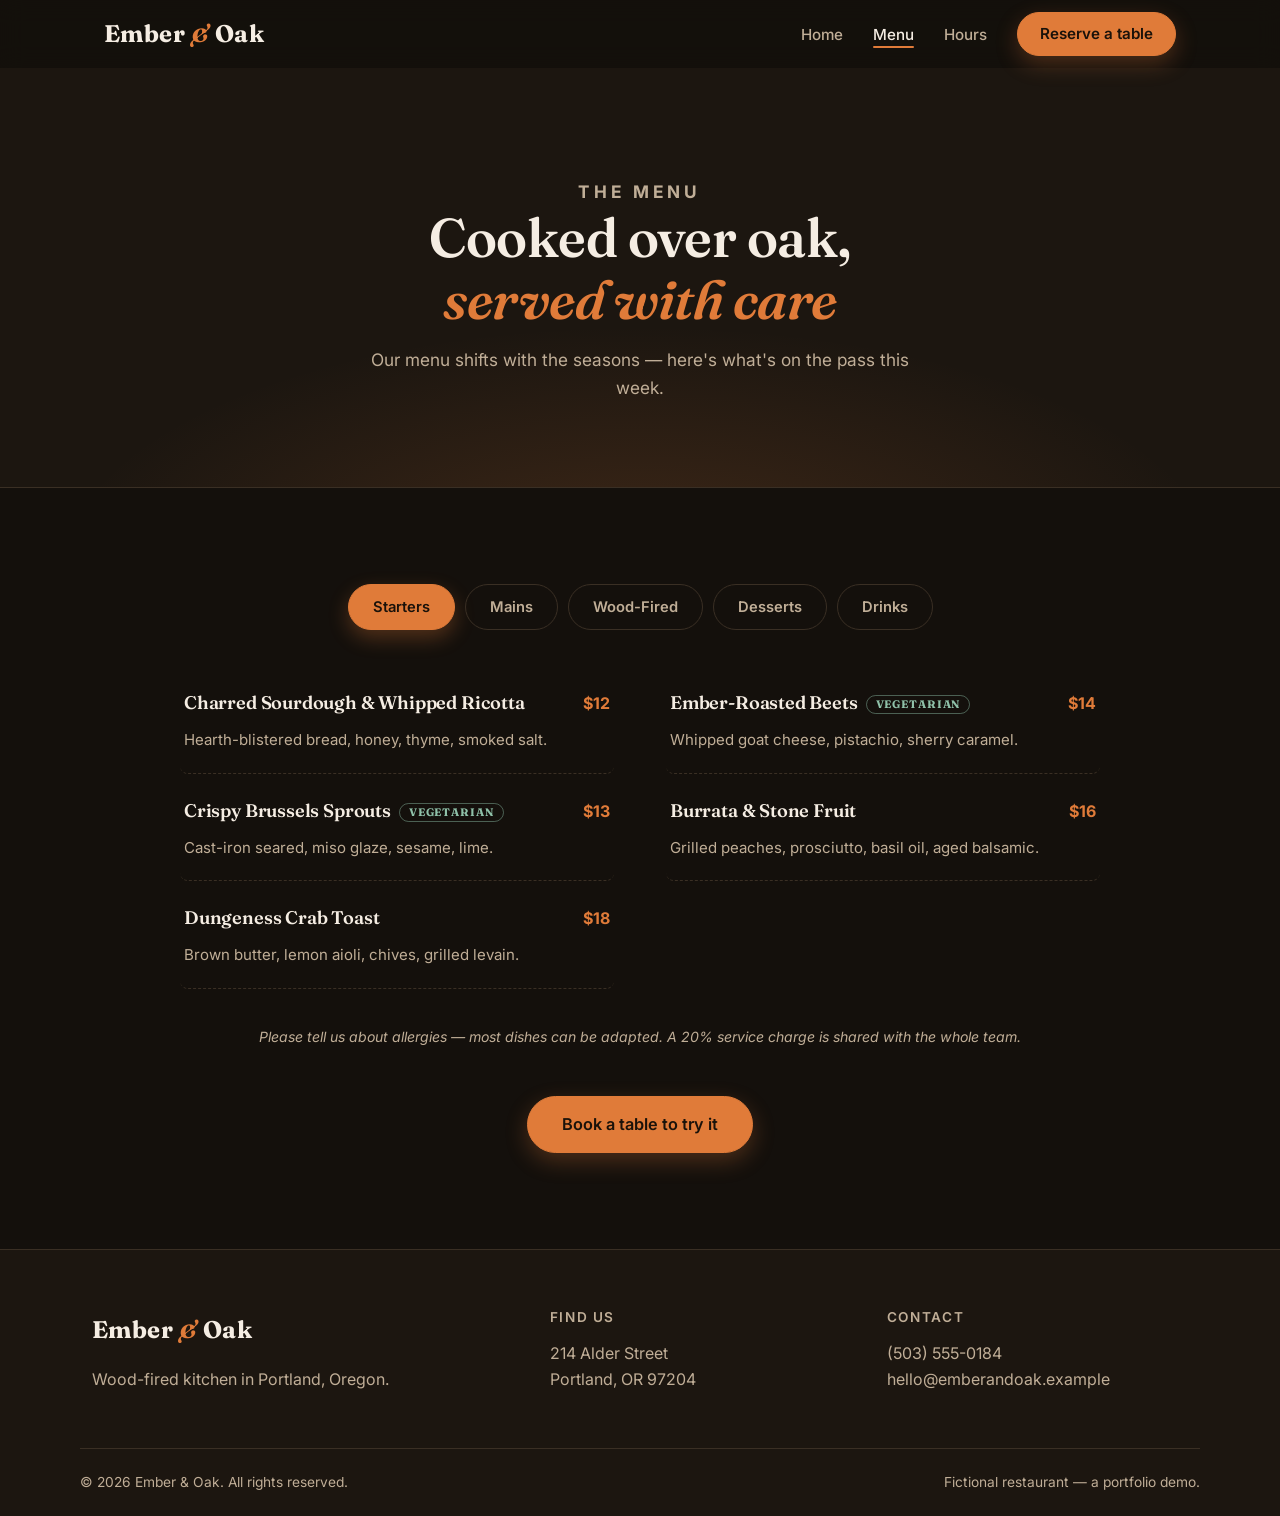
<file: menu.html>
<!DOCTYPE html>
<html lang="en">
<head>
  <meta charset="UTF-8" />
  <meta name="viewport" content="width=device-width, initial-scale=1.0" />
  <meta name="description" content="The Ember & Oak menu — starters, mains, wood-fired flatbreads, desserts and drinks, all cooked over oak fire in Portland, OR." />
  <title>Menu — Ember &amp; Oak · Wood-Fired Kitchen</title>
  <link rel="preconnect" href="https://fonts.googleapis.com" />
  <link rel="preconnect" href="https://fonts.gstatic.com" crossorigin />
  <link href="https://fonts.googleapis.com/css2?family=Fraunces:ital,opsz,wght@0,9..144,500;0,9..144,600;0,9..144,700;1,9..144,500;1,9..144,600&family=Inter:wght@400;500;600;700&display=swap" rel="stylesheet" />
  <link href="https://cdn.jsdelivr.net/npm/bootstrap@5.3.3/dist/css/bootstrap.min.css" rel="stylesheet" integrity="sha384-QWTKZyjpPEjISv5WaRU9OFeRpok6YctnYmDr5pNlyT2bRjXh0JMhjY6hW+ALEwIH" crossorigin="anonymous" />
  <link rel="stylesheet" href="style.css" />
</head>
<body>
  <a class="skip-link" href="#main">Skip to main content</a>
  <header class="site-header" id="siteHeader">
    <nav class="nav-inner" aria-label="Main navigation">
      <a href="index.html" class="logo">Ember <span>&amp;</span> Oak</a>
      <button id="hamburger" class="hamburger" aria-label="Open menu" aria-expanded="false" aria-controls="navLinks">
        <span></span><span></span><span></span>
      </button>
      <ul id="navLinks" class="nav-links">
        <li><a href="index.html">Home</a></li>
        <li><a href="menu.html" class="active" aria-current="page">Menu</a></li>
        <li><a href="reservations.html">Hours</a></li>
        <li><a href="reservations.html" class="btn btn-primary nav-cta">Reserve a table</a></li>
      </ul>
    </nav>
  </header>

  <main id="main">
    <section class="page-hero">
      <div class="container">
        <p class="kicker reveal">The menu</p>
        <h1 class="reveal">Cooked over oak,<br /><em>served with care</em></h1>
        <p class="reveal reveal-delay-1">Our menu shifts with the seasons — here's what's on the pass this week.</p>
      </div>
    </section>

    <section class="section">
      <div class="container">
        <div class="tabs" id="menuTabs" role="tablist" aria-label="Menu categories"></div>
        <div class="menu-list" id="menuList" role="tabpanel" aria-live="polite" aria-label="Menu items"></div>
        <p class="menu-note">Please tell us about allergies — most dishes can be adapted. A 20% service charge is shared with the whole team.</p>
        <div class="text-center mt-5">
          <a href="reservations.html" class="btn btn-primary btn-lg">Book a table to try it</a>
        </div>
      </div>
    </section>
  </main>

  <footer class="site-footer">
    <div class="container footer-grid">
      <div>
        <p class="logo">Ember <span>&amp;</span> Oak</p>
        <p class="muted">Wood-fired kitchen in Portland, Oregon.</p>
      </div>
      <div>
        <h4>Find us</h4>
        <p class="muted">214 Alder Street<br />Portland, OR 97204</p>
      </div>
      <div>
        <h4>Contact</h4>
        <p class="muted">(503) 555-0184<br />hello@emberandoak.example</p>
      </div>
    </div>
    <div class="container footer-bottom">
      <p class="mb-0">&copy; <span id="year"></span> Ember &amp; Oak. All rights reserved.</p>
      <p class="mb-0">Fictional restaurant — a portfolio demo.</p>
    </div>
  </footer>

  <script src="https://cdn.jsdelivr.net/npm/bootstrap@5.3.3/dist/js/bootstrap.bundle.min.js" integrity="sha384-YvpcrYf0tY3lHB60NNkmXc5s9fDVZLESaAA55NDzOxhy9GkcIdslK1eN7N6jIeHz" crossorigin="anonymous"></script>
  <script src="script.js"></script>
</body>
</html>
</file>
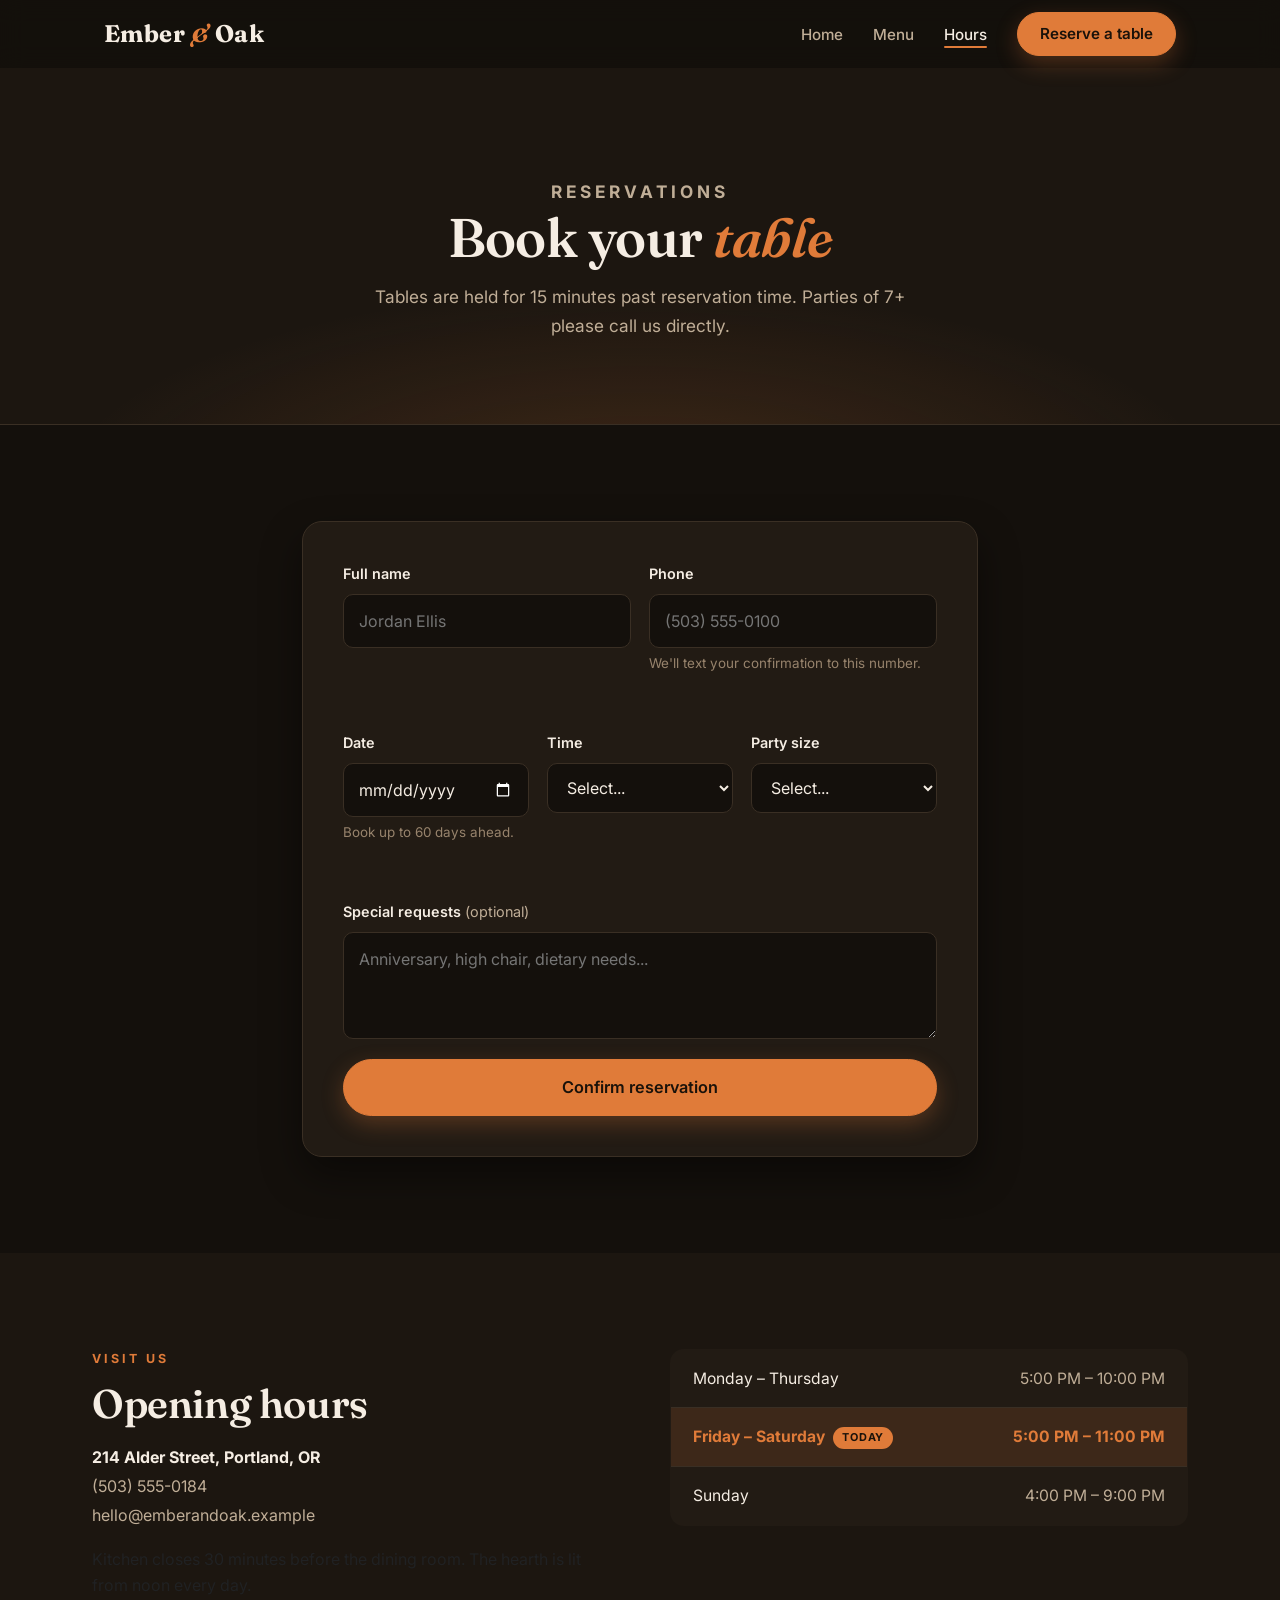
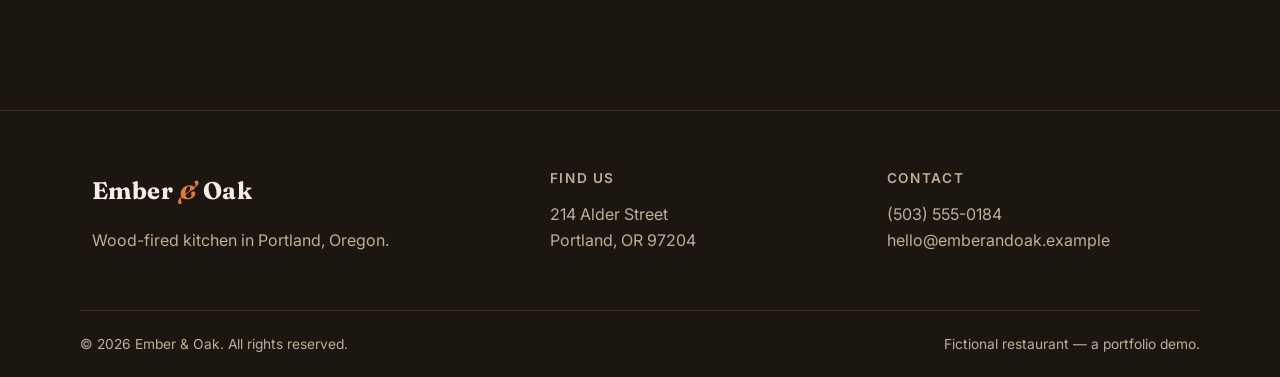
<file: reservations.html>
<!DOCTYPE html>
<html lang="en">
<head>
  <meta charset="UTF-8" />
  <meta name="viewport" content="width=device-width, initial-scale=1.0" />
  <meta name="description" content="Reserve a table at Ember & Oak, Portland — and see our opening hours." />
  <title>Reservations — Ember &amp; Oak · Wood-Fired Kitchen</title>
  <link rel="preconnect" href="https://fonts.googleapis.com" />
  <link rel="preconnect" href="https://fonts.gstatic.com" crossorigin />
  <link href="https://fonts.googleapis.com/css2?family=Fraunces:ital,opsz,wght@0,9..144,500;0,9..144,600;0,9..144,700;1,9..144,500;1,9..144,600&family=Inter:wght@400;500;600;700&display=swap" rel="stylesheet" />
  <link href="https://cdn.jsdelivr.net/npm/bootstrap@5.3.3/dist/css/bootstrap.min.css" rel="stylesheet" integrity="sha384-QWTKZyjpPEjISv5WaRU9OFeRpok6YctnYmDr5pNlyT2bRjXh0JMhjY6hW+ALEwIH" crossorigin="anonymous" />
  <link rel="stylesheet" href="style.css" />
  <!--
    BACKEND NOTE: this form POSTs to reserve.php, a plain PHP script that
    validates the booking and stores it in data/reservations.json. That only
    works on a host with PHP. On GitHub Pages (static hosting) or file://
    there is no backend, so the form shows a clearly-labelled demo success
    state instead — it never pretends a real booking was made. See README.md.
  -->
</head>
<body>
  <a class="skip-link" href="#main">Skip to main content</a>
  <header class="site-header" id="siteHeader">
    <nav class="nav-inner" aria-label="Main navigation">
      <a href="index.html" class="logo">Ember <span>&amp;</span> Oak</a>
      <button id="hamburger" class="hamburger" aria-label="Open menu" aria-expanded="false" aria-controls="navLinks">
        <span></span><span></span><span></span>
      </button>
      <ul id="navLinks" class="nav-links">
        <li><a href="index.html">Home</a></li>
        <li><a href="menu.html">Menu</a></li>
        <li><a href="reservations.html" class="active" aria-current="page">Hours</a></li>
        <li><a href="reservations.html" class="btn btn-primary nav-cta">Reserve a table</a></li>
      </ul>
    </nav>
  </header>

  <main id="main">
    <section class="page-hero">
      <div class="container">
        <p class="kicker reveal">Reservations</p>
        <h1 class="reveal">Book your <em>table</em></h1>
        <p class="reveal reveal-delay-1">Tables are held for 15 minutes past reservation time. Parties of 7+ please call us directly.</p>
      </div>
    </section>

    <section class="section" id="reserve">
      <div class="container narrow">
        <form id="reserveForm" class="reserve-form" action="reserve.php" method="post" novalidate>
          <div class="form-error" id="formError" role="alert"></div>
          <div class="form-row">
            <div class="form-group">
              <label for="rName">Full name</label>
              <input type="text" id="rName" name="name" autocomplete="name" placeholder="Jordan Ellis" aria-describedby="err-rName" />
              <small class="err" id="err-rName"></small>
            </div>
            <div class="form-group">
              <label for="rPhone">Phone</label>
              <input type="tel" id="rPhone" name="phone" autocomplete="tel" placeholder="(503) 555-0100" aria-describedby="rPhoneHelp err-rPhone" />
              <p class="form-helper" id="rPhoneHelp">We'll text your confirmation to this number.</p>
              <small class="err" id="err-rPhone"></small>
            </div>
          </div>
          <div class="form-row cols-3">
            <div class="form-group">
              <label for="rDate">Date</label>
              <input type="date" id="rDate" name="date" aria-describedby="rDateHelp err-rDate" />
              <p class="form-helper" id="rDateHelp">Book up to 60 days ahead.</p>
              <small class="err" id="err-rDate"></small>
            </div>
            <div class="form-group">
              <label for="rTime">Time</label>
              <select id="rTime" name="time" aria-describedby="err-rTime">
                <option value="">Select...</option>
              </select>
              <small class="err" id="err-rTime"></small>
            </div>
            <div class="form-group">
              <label for="rParty">Party size</label>
              <select id="rParty" name="party" aria-describedby="err-rParty">
                <option value="">Select...</option>
              </select>
              <small class="err" id="err-rParty"></small>
            </div>
          </div>
          <div class="form-group">
            <label for="rNotes">Special requests <span class="optional">(optional)</span></label>
            <textarea id="rNotes" name="notes" rows="3" placeholder="Anniversary, high chair, dietary needs..."></textarea>
          </div>
          <button type="submit" class="btn btn-primary btn-lg btn-block" id="submitBtn">Confirm reservation</button>
        </form>
        <div id="reserveSuccess" class="reserve-success" role="status" hidden>
          <div class="success-check">&#10003;</div>
          <h3 id="successTitle">You're booked!</h3>
          <p id="reserveSummary"></p>
          <p class="demo-badge" id="demoBadge" hidden>Demo mode — no backend connected</p>
          <p class="fine" id="successFine">A confirmation text is on its way. We can't wait to host you.</p>
          <button class="btn btn-ghost" id="bookAnother">Make another reservation</button>
          <p class="demo-note" id="demoNote" hidden>This is a front-end demo on static hosting — no reservation was stored. On a PHP host the same form saves to the restaurant's booking file.</p>
        </div>
      </div>
    </section>

    <section class="section section-alt" id="hours">
      <div class="container hours-grid">
        <div class="reveal">
          <p class="kicker">Visit us</p>
          <h2>Opening hours</h2>
          <p class="hours-address"><strong>214 Alder Street, Portland, OR</strong><br />(503) 555-0184<br />hello@emberandoak.example</p>
          <p class="text-muted mt-3">Kitchen closes 30 minutes before the dining room. The hearth is lit from noon every day.</p>
        </div>
        <table class="hours-table reveal reveal-delay-1" id="hoursTable" aria-label="Opening hours">
          <caption class="visually-hidden">Opening hours by day of the week</caption>
          <tbody></tbody>
        </table>
      </div>
    </section>
  </main>

  <footer class="site-footer">
    <div class="container footer-grid">
      <div>
        <p class="logo">Ember <span>&amp;</span> Oak</p>
        <p class="muted">Wood-fired kitchen in Portland, Oregon.</p>
      </div>
      <div>
        <h4>Find us</h4>
        <p class="muted">214 Alder Street<br />Portland, OR 97204</p>
      </div>
      <div>
        <h4>Contact</h4>
        <p class="muted">(503) 555-0184<br />hello@emberandoak.example</p>
      </div>
    </div>
    <div class="container footer-bottom">
      <p class="mb-0">&copy; <span id="year"></span> Ember &amp; Oak. All rights reserved.</p>
      <p class="mb-0">Fictional restaurant — a portfolio demo.</p>
    </div>
  </footer>

  <script src="https://cdn.jsdelivr.net/npm/bootstrap@5.3.3/dist/js/bootstrap.bundle.min.js" integrity="sha384-YvpcrYf0tY3lHB60NNkmXc5s9fDVZLESaAA55NDzOxhy9GkcIdslK1eN7N6jIeHz" crossorigin="anonymous"></script>
  <script src="script.js"></script>
</body>
</html>
</file>
<file: style.css>
/* ==========================================================================
   Ember & Oak — Wood-Fired Kitchen
   Custom styles layered on top of Bootstrap 5 (loaded via CDN in each page).
   Warm ember identity: deep charcoal-brown base, ember orange, sage accent.
   ========================================================================== */

:root {
  --bg: #14100c;
  --bg-soft: #1c1610;
  --bg-softer: #241c14;
  --card: #221b14;
  --card-hover: #2a2118;
  --text: #f5ede3;
  --muted: #c0ae97;
  --muted-dim: #97836c;
  --primary: #e07b39;
  --primary-dark: #c2611f;
  --primary-soft: rgba(224, 123, 57, 0.14);
  --accent: #8fc1a9;
  --gold: #d9a441;
  --border: #3a2f24;
  --border-light: #4a3d2e;
  --radius: 14px;
  --radius-lg: 20px;
  --header-h: 68px;
  --shadow: 0 18px 40px rgba(0, 0, 0, 0.45);
  --ease: cubic-bezier(0.22, 1, 0.36, 1);
}

/* ---------- Base ---------- */
* { box-sizing: border-box; }
html { scroll-behavior: smooth; }
body {
  font-family: "Inter", -apple-system, "Segoe UI", Roboto, sans-serif;
  background: var(--bg);
  color: var(--text);
  line-height: 1.65;
  -webkit-font-smoothing: antialiased;
  overflow-x: hidden;
}
h1, h2, h3, h4, .display-serif {
  font-family: "Fraunces", Georgia, "Times New Roman", serif;
  font-weight: 600;
  line-height: 1.15;
  letter-spacing: -0.01em;
}
a { color: var(--primary); }
a:hover { color: var(--primary-dark); }
::selection { background: var(--primary); color: #1a120a; }
section { scroll-margin-top: calc(var(--header-h) + 8px); }
.container { max-width: 1120px; }
.container.narrow { max-width: 700px; }

/* ---------- Kicker / section headings ---------- */
.kicker {
  color: var(--primary);
  text-transform: uppercase;
  letter-spacing: 0.24em;
  font-size: 0.78rem;
  font-weight: 700;
  margin-bottom: 12px;
}
.section { padding: 96px 0; }
.section-alt { background: var(--bg-soft); }
.section-head { text-align: center; max-width: 640px; margin: 0 auto 48px; }
.section-head h2 { font-size: clamp(1.9rem, 4vw, 2.5rem); margin-bottom: 14px; }
.section-head p { color: var(--muted); }
.section-head .rule {
  width: 56px; height: 3px; background: var(--primary);
  border-radius: 3px; margin: 22px auto 0;
}

/* ---------- Buttons (Bootstrap .btn extended) ---------- */
.btn {
  border-radius: 999px;
  font-weight: 600;
  font-size: 0.95rem;
  padding: 13px 28px;
  transition: transform 0.18s var(--ease), background-color 0.2s, border-color 0.2s,
    box-shadow 0.25s var(--ease), color 0.2s;
}
.btn:hover { transform: translateY(-2px); }
.btn:active { transform: translateY(0); }
.btn-primary {
  background: var(--primary);
  border-color: var(--primary);
  color: #1a120a;
  box-shadow: 0 8px 22px rgba(224, 123, 57, 0.28);
}
.btn-primary:hover, .btn-primary:focus {
  background: var(--primary-dark);
  border-color: var(--primary-dark);
  color: #fff8f0;
  box-shadow: 0 12px 28px rgba(224, 123, 57, 0.38);
}
.btn-outline-light {
  border-color: var(--border-light);
  color: var(--text);
  background: rgba(20, 16, 12, 0.45);
  backdrop-filter: blur(4px);
}
.btn-outline-light:hover { border-color: var(--primary); color: var(--primary); background: rgba(20, 16, 12, 0.6); }
.btn-ghost {
  background: transparent;
  border: 1px solid var(--border);
  color: var(--text);
}
.btn-ghost:hover { border-color: var(--primary); color: var(--primary); }
.btn-lg { padding: 15px 34px; font-size: 1.02rem; }
.btn-block { width: 100%; }
.btn:disabled { opacity: 0.6; transform: none; cursor: not-allowed; }

/* ---------- Header ---------- */
.site-header {
  position: sticky;
  top: 0;
  z-index: 1030;
  height: var(--header-h);
  background: rgba(20, 16, 12, 0.88);
  backdrop-filter: blur(12px);
  -webkit-backdrop-filter: blur(12px);
  border-bottom: 1px solid transparent;
  transition: background 0.3s, border-color 0.3s, box-shadow 0.3s;
}
.site-header.scrolled {
  background: rgba(18, 14, 10, 0.96);
  border-bottom-color: var(--border);
  box-shadow: 0 8px 30px rgba(0, 0, 0, 0.35);
}
.nav-inner {
  max-width: 1120px;
  margin: 0 auto;
  padding: 0 24px;
  height: var(--header-h);
  display: flex;
  align-items: center;
}
.logo {
  font-family: "Fraunces", Georgia, serif;
  font-size: 1.5rem;
  font-weight: 700;
  color: var(--text);
  text-decoration: none;
  margin-right: auto;
  letter-spacing: 0.02em;
  transition: color 0.2s;
}
.logo:hover { color: var(--text); }
.logo span { color: var(--primary); font-style: italic; }
.nav-links {
  display: flex;
  align-items: center;
  gap: 30px;
  list-style: none;
  margin: 0;
  padding: 0;
}
.nav-links a:not(.btn) {
  color: var(--muted);
  text-decoration: none;
  font-weight: 500;
  font-size: 0.95rem;
  position: relative;
  padding: 4px 0;
  transition: color 0.2s;
}
.nav-links a:not(.btn)::after {
  content: "";
  position: absolute;
  left: 0;
  bottom: 0;
  width: 0;
  height: 2px;
  background: var(--primary);
  border-radius: 2px;
  transition: width 0.25s var(--ease);
}
.nav-links a:not(.btn):hover,
.nav-links a:not(.btn).active { color: var(--text); }
.nav-links a:not(.btn):hover::after,
.nav-links a:not(.btn).active::after { width: 100%; }
.nav-cta { padding: 10px 22px; }
.hamburger {
  display: none;
  background: none;
  border: none;
  cursor: pointer;
  flex-direction: column;
  gap: 5px;
  padding: 8px;
}
.hamburger span {
  width: 24px;
  height: 2.5px;
  background: var(--text);
  border-radius: 2px;
  transition: transform 0.3s var(--ease), opacity 0.2s;
}
.hamburger.open span:nth-child(1) { transform: translateY(7.5px) rotate(45deg); }
.hamburger.open span:nth-child(2) { opacity: 0; }
.hamburger.open span:nth-child(3) { transform: translateY(-7.5px) rotate(-45deg); }

/* ---------- Hero ---------- */
.hero {
  position: relative;
  min-height: 88vh;
  display: flex;
  align-items: center;
  background: url("https://picsum.photos/seed/ember-fire/1800/1000") center/cover no-repeat;
}
.hero::before {
  content: "";
  position: absolute;
  inset: 0;
  background:
    radial-gradient(ellipse 90% 60% at 50% 110%, rgba(224, 123, 57, 0.22), transparent 60%),
    linear-gradient(180deg, rgba(20, 16, 12, 0.55), rgba(20, 16, 12, 0.82) 78%, var(--bg));
}
.hero-content { position: relative; z-index: 1; padding: 120px 24px 90px; }
.hero-kicker {
  color: var(--primary);
  text-transform: uppercase;
  letter-spacing: 0.26em;
  font-size: 0.82rem;
  font-weight: 700;
  margin-bottom: 20px;
  display: flex;
  align-items: center;
  gap: 14px;
}
.hero-kicker::before {
  content: "";
  width: 42px;
  height: 2px;
  background: var(--primary);
  border-radius: 2px;
}
.hero h1 {
  font-size: clamp(2.9rem, 7vw, 4.6rem);
  line-height: 1.04;
  margin-bottom: 24px;
  text-wrap: balance;
}
.hero h1 em { font-style: italic; color: var(--primary); }
.hero-sub {
  font-size: 1.2rem;
  color: #d8c9b4;
  max-width: 560px;
  margin-bottom: 36px;
}
.hero-ctas { display: flex; gap: 16px; flex-wrap: wrap; }
.hero-meta {
  margin-top: 56px;
  display: flex;
  gap: 40px;
  flex-wrap: wrap;
  color: var(--muted);
  font-size: 0.92rem;
}
.hero-meta strong {
  display: block;
  color: var(--text);
  font-family: "Fraunces", Georgia, serif;
  font-size: 1.25rem;
  font-weight: 600;
}
.hero-scroll {
  position: absolute;
  bottom: 28px;
  left: 50%;
  transform: translateX(-50%);
  z-index: 1;
  color: var(--muted);
  font-size: 0.75rem;
  letter-spacing: 0.22em;
  text-transform: uppercase;
  text-decoration: none;
  display: flex;
  flex-direction: column;
  align-items: center;
  gap: 8px;
  transition: color 0.2s;
}
.hero-scroll:hover { color: var(--primary); }
.hero-scroll::after {
  content: "";
  width: 1.5px;
  height: 34px;
  background: linear-gradient(var(--primary), transparent);
  animation: scrollHint 1.8s ease-in-out infinite;
}
@keyframes scrollHint {
  0% { transform: scaleY(0); transform-origin: top; }
  45% { transform: scaleY(1); transform-origin: top; }
  55% { transform: scaleY(1); transform-origin: bottom; }
  100% { transform: scaleY(0); transform-origin: bottom; }
}

/* ---------- Page hero (menu / reservations) ---------- */
.page-hero {
  position: relative;
  padding: 110px 0 84px;
  text-align: center;
  background:
    radial-gradient(ellipse 70% 90% at 50% 120%, rgba(224, 123, 57, 0.18), transparent 65%),
    var(--bg-soft);
  border-bottom: 1px solid var(--border);
}
.page-hero h1 { font-size: clamp(2.4rem, 5.5vw, 3.4rem); margin-bottom: 14px; }
.page-hero h1 em { font-style: italic; color: var(--primary); }
.page-hero p { color: var(--muted); max-width: 560px; margin: 0 auto; font-size: 1.08rem; }

/* ---------- About ---------- */
.about { padding: 96px 0; border-bottom: 1px solid var(--border); }
.about-grid { display: grid; grid-template-columns: 1.1fr 0.9fr; gap: 60px; align-items: center; }
.about h2 { font-size: clamp(1.9rem, 4vw, 2.5rem); margin-bottom: 16px; }
.about .lead { color: var(--muted); font-size: 1.08rem; }
.about-points { list-style: none; display: flex; flex-direction: column; gap: 16px; padding: 0; margin: 0; }
.about-points li {
  background: var(--card);
  border: 1px solid var(--border);
  border-radius: var(--radius);
  padding: 20px 24px;
  display: flex;
  flex-direction: column;
  transition: transform 0.25s var(--ease), border-color 0.25s, background 0.25s;
}
.about-points li:hover {
  transform: translateY(-3px);
  border-color: var(--primary);
  background: var(--card-hover);
}
.about-points strong { color: var(--primary); font-size: 0.95rem; margin-bottom: 2px; }
.about-points span { color: var(--muted); font-size: 0.95rem; }
.about-img {
  border-radius: var(--radius-lg);
  overflow: hidden;
  box-shadow: var(--shadow);
  margin-top: 28px;
}
.about-img img {
  width: 100%;
  height: 300px;
  object-fit: cover;
  display: block;
  transition: transform 0.6s var(--ease);
}
.about-img:hover img { transform: scale(1.04); }

/* ---------- Feature strip (home) ---------- */
.feature-strip { padding: 72px 0; }
.feature-card {
  background: var(--card);
  border: 1px solid var(--border);
  border-radius: var(--radius-lg);
  padding: 34px 30px;
  height: 100%;
  transition: transform 0.3s var(--ease), border-color 0.3s, box-shadow 0.3s;
}
.feature-card:hover {
  transform: translateY(-6px);
  border-color: var(--primary);
  box-shadow: var(--shadow);
}
.feature-card .feature-icon {
  width: 52px; height: 52px; border-radius: 14px;
  background: var(--primary-soft);
  display: grid; place-items: center;
  font-size: 1.5rem; margin-bottom: 20px;
}
.feature-card h3 { font-size: 1.3rem; margin-bottom: 10px; }
.feature-card p { color: var(--muted); margin-bottom: 0; font-size: 0.97rem; }

/* ---------- Menu ---------- */
.tabs { display: flex; justify-content: center; gap: 10px; flex-wrap: wrap; margin-bottom: 40px; }
.tab {
  border: 1px solid var(--border);
  background: transparent;
  color: var(--muted);
  padding: 10px 24px;
  border-radius: 999px;
  cursor: pointer;
  font-weight: 600;
  font-size: 0.92rem;
  font-family: inherit;
  transition: all 0.2s var(--ease);
}
.tab:hover { border-color: var(--primary); color: var(--primary); transform: translateY(-1px); }
.tab.active { background: var(--primary); border-color: var(--primary); color: #1a120a; box-shadow: 0 8px 20px rgba(224, 123, 57, 0.3); }
.menu-list {
  display: grid;
  grid-template-columns: 1fr 1fr;
  gap: 4px 52px;
  max-width: 920px;
  margin: 0 auto;
  animation: fadeSlide 0.45s var(--ease);
}
@keyframes fadeSlide { from { opacity: 0; transform: translateY(12px); } }
.menu-item {
  padding: 20px 4px;
  border-bottom: 1px dashed var(--border);
  transition: background 0.25s, padding 0.25s var(--ease);
  border-radius: 8px;
}
.menu-item:hover { background: rgba(224, 123, 57, 0.05); padding-left: 12px; padding-right: 12px; }
.menu-item-head { display: flex; justify-content: space-between; align-items: baseline; gap: 16px; margin-bottom: 6px; }
.menu-item h3 { font-size: 1.14rem; font-weight: 600; }
.menu-price { color: var(--primary); font-weight: 700; white-space: nowrap; font-family: "Inter", sans-serif; }
.menu-item p { color: var(--muted); font-size: 0.94rem; margin-bottom: 0; }
.menu-item .tag {
  display: inline-block;
  font-size: 0.68rem;
  font-weight: 700;
  letter-spacing: 0.08em;
  text-transform: uppercase;
  color: var(--accent);
  border: 1px solid rgba(143, 193, 169, 0.45);
  border-radius: 999px;
  padding: 2px 9px;
  margin-left: 8px;
  vertical-align: middle;
}
.menu-note { text-align: center; color: var(--muted); font-size: 0.88rem; margin-top: 36px; font-style: italic; }

/* Featured dishes (home preview) */
.dish-card {
  background: var(--card);
  border: 1px solid var(--border);
  border-radius: var(--radius-lg);
  overflow: hidden;
  height: 100%;
  transition: transform 0.3s var(--ease), border-color 0.3s, box-shadow 0.3s;
}
.dish-card:hover { transform: translateY(-6px); border-color: var(--primary); box-shadow: var(--shadow); }
.dish-card img { width: 100%; height: 190px; object-fit: cover; display: block; transition: transform 0.5s var(--ease); }
.dish-card:hover img { transform: scale(1.05); }
.dish-card-body { padding: 22px 24px 26px; }
.dish-card-body h3 { font-size: 1.22rem; margin-bottom: 8px; }
.dish-card-body p { color: var(--muted); font-size: 0.94rem; margin-bottom: 14px; }
.dish-card-body .menu-price { font-size: 1.05rem; }

/* ---------- Hours ---------- */
.hours-grid { display: grid; grid-template-columns: 1fr 1fr; gap: 60px; align-items: start; }
.hours-grid h2 { font-size: clamp(1.9rem, 4vw, 2.5rem); margin-bottom: 14px; }
.hours-address { color: var(--muted); margin-top: 16px; line-height: 1.8; }
.hours-address strong { color: var(--text); }
.hours-table {
  width: 100%;
  border-collapse: collapse;
  background: var(--card);
  border: 1px solid var(--border);
  border-radius: var(--radius);
  overflow: hidden;
  font-size: 0.98rem;
}
.hours-table td { padding: 16px 22px; border-bottom: 1px solid var(--border); transition: background 0.2s; }
.hours-table tr:last-child td { border-bottom: none; }
.hours-table tr:hover td { background: rgba(224, 123, 57, 0.05); }
.hours-table td:last-child { text-align: right; color: var(--muted); }
.hours-table tr.today td { color: var(--primary); font-weight: 700; background: var(--primary-soft); }
.hours-table tr.today td:last-child { color: var(--primary); }
.today-badge {
  display: inline-block;
  background: var(--primary);
  color: #1a120a;
  font-size: 0.68rem;
  font-weight: 700;
  letter-spacing: 0.08em;
  text-transform: uppercase;
  border-radius: 999px;
  padding: 2px 9px;
  margin-left: 8px;
  vertical-align: middle;
}

/* ---------- Reservation form ---------- */
.reserve-form {
  background: var(--card);
  border: 1px solid var(--border);
  border-radius: var(--radius-lg);
  padding: 40px;
  box-shadow: var(--shadow);
}
.form-row { display: grid; grid-template-columns: 1fr 1fr; gap: 18px; }
.form-row.cols-3 { grid-template-columns: 1fr 1fr 1fr; }
.form-group { margin-bottom: 20px; display: flex; flex-direction: column; }
.form-group label { font-weight: 600; font-size: 0.9rem; margin-bottom: 8px; }
.optional { color: var(--muted); font-weight: 400; }
.form-group input, .form-group select, .form-group textarea {
  padding: 13px 15px;
  border: 1.5px solid var(--border);
  border-radius: 10px;
  font-size: 1rem;
  font-family: inherit;
  background: var(--bg);
  color: var(--text);
  color-scheme: dark;
  transition: border-color 0.2s, box-shadow 0.2s;
}
.form-group input:focus, .form-group select:focus, .form-group textarea:focus {
  outline: none;
  border-color: var(--primary);
  box-shadow: 0 0 0 3px rgba(224, 123, 57, 0.22);
}
.form-group input.invalid, .form-group select.invalid { border-color: #ef4444; }
.err { color: #f87171; font-size: 0.82rem; min-height: 1.2em; margin-top: 5px; }
.form-error {
  display: none;
  background: rgba(239, 68, 68, 0.12);
  border: 1px solid rgba(239, 68, 68, 0.45);
  color: #fca5a5;
  border-radius: 10px;
  padding: 12px 16px;
  font-size: 0.92rem;
  margin-bottom: 20px;
}
.form-error.show { display: block; }
.reserve-success {
  background: var(--card);
  border: 1px solid var(--border);
  border-radius: var(--radius-lg);
  padding: 56px 40px;
  text-align: center;
  box-shadow: var(--shadow);
  animation: fadeSlide 0.5s var(--ease);
}
.success-check {
  width: 68px; height: 68px; border-radius: 50%;
  background: rgba(143, 193, 169, 0.18);
  color: var(--accent);
  font-size: 2rem;
  display: grid; place-items: center;
  margin: 0 auto 22px;
  animation: popIn 0.45s var(--ease);
}
@keyframes popIn { from { transform: scale(0.6); opacity: 0; } }
.reserve-success h3 { font-size: 1.7rem; margin-bottom: 10px; }
.reserve-success p { color: var(--muted); }
.reserve-success .fine { font-size: 0.88rem; margin: 12px 0 26px; }
.demo-badge {
  display: inline-block;
  background: var(--primary-soft);
  border: 1px solid rgba(224, 123, 57, 0.5);
  color: var(--primary);
  font-size: 0.8rem;
  font-weight: 600;
  border-radius: 999px;
  padding: 6px 14px;
  margin-bottom: 18px;
}
.demo-note {
  font-size: 0.86rem;
  color: var(--muted-dim);
  margin-top: 22px;
}

/* ---------- Scroll reveal ---------- */
.reveal {
  opacity: 0;
  transform: translateY(26px);
  transition: opacity 0.7s var(--ease), transform 0.7s var(--ease);
}
.reveal.visible { opacity: 1; transform: none; }
.reveal-delay-1 { transition-delay: 0.1s; }
.reveal-delay-2 { transition-delay: 0.2s; }
.reveal-delay-3 { transition-delay: 0.3s; }
@media (prefers-reduced-motion: reduce) {
  .reveal { opacity: 1; transform: none; transition: none; }
  .hero-scroll::after { animation: none; }
  html { scroll-behavior: auto; }
}

/* ---------- Footer ---------- */
.site-footer { border-top: 1px solid var(--border); padding: 60px 0 0; background: var(--bg-soft); }
.footer-grid { display: grid; grid-template-columns: 1.4fr 1fr 1fr; gap: 36px; margin-bottom: 40px; }
.footer-grid h4 {
  font-family: "Inter", sans-serif;
  font-size: 0.85rem;
  text-transform: uppercase;
  letter-spacing: 0.12em;
  color: var(--muted);
  margin-bottom: 14px;
}
.footer-grid a { color: var(--muted); text-decoration: none; transition: color 0.2s; }
.footer-grid a:hover { color: var(--primary); }
.muted { color: var(--muted); }
.footer-bottom {
  border-top: 1px solid var(--border);
  padding: 22px 0;
  color: var(--muted);
  font-size: 0.86rem;
  display: flex;
  justify-content: space-between;
  flex-wrap: wrap;
  gap: 8px;
}

/* ---------- Responsive ---------- */
@media (max-width: 900px) {
  .about-grid, .hours-grid { grid-template-columns: 1fr; gap: 40px; }
  .menu-list { grid-template-columns: 1fr; }
  .section { padding: 72px 0; }
}
@media (max-width: 640px) {
  .hamburger { display: flex; }
  .nav-links {
    position: absolute;
    top: var(--header-h);
    left: 0; right: 0;
    background: var(--bg);
    flex-direction: column;
    align-items: stretch;
    padding: 12px 24px 24px;
    gap: 4px;
    border-bottom: 1px solid var(--border);
    display: none;
    box-shadow: 0 20px 30px rgba(0, 0, 0, 0.4);
  }
  .nav-links.open { display: flex; }
  .nav-links a:not(.btn) { padding: 12px 0; border-bottom: 1px solid var(--border); }
  .nav-links a:not(.btn)::after { display: none; }
  .nav-cta { margin-top: 12px; text-align: center; }
  .footer-grid { grid-template-columns: 1fr; }
  .form-row, .form-row.cols-3 { grid-template-columns: 1fr; }
  .reserve-form { padding: 28px 22px; }
  .hero-meta { gap: 24px; }
}

/* === Polish pass 2026-11-25: focus states, hero entrance + embers, micro-interactions, reduced motion === */
:focus-visible { outline: 3px solid var(--accent); outline-offset: 3px; border-radius: 6px; }
.visually-hidden { position: absolute; width: 1px; height: 1px; margin: -1px; padding: 0; overflow: hidden; clip: rect(0 0 0 0); white-space: nowrap; border: 0; }
.skip-link { position: absolute; left: 16px; top: -60px; z-index: 2000; background: var(--primary); color: #1a120a; padding: 10px 18px; border-radius: 0 0 12px 12px; font-weight: 700; text-decoration: none; transition: top 0.2s ease; }
.skip-link:focus { top: 0; color: #1a120a; }
.scroll-progress { position: fixed; top: 0; left: 0; height: 3px; width: 0; background: linear-gradient(90deg, var(--primary), var(--gold)); z-index: 2000; }
.back-to-top { position: fixed; right: 20px; bottom: 20px; width: 46px; height: 46px; border-radius: 50%; border: 1px solid var(--border-light); background: var(--card); color: var(--primary); font-size: 1.15rem; cursor: pointer; box-shadow: var(--shadow); opacity: 0; pointer-events: none; transform: translateY(8px); transition: opacity 0.25s ease, transform 0.25s ease, border-color 0.2s; z-index: 1500; }
.back-to-top.show { opacity: 1; pointer-events: auto; transform: none; }
.back-to-top:hover { border-color: var(--primary); transform: translateY(-2px); }
@keyframes heroIn { from { opacity: 0; transform: translateY(24px); } to { opacity: 1; transform: none; } }
.hero-content > *, .page-hero .container > * { animation: heroIn 0.7s var(--ease) backwards; }
.hero-content > *:nth-child(2), .page-hero .container > *:nth-child(2) { animation-delay: 0.1s; }
.hero-content > *:nth-child(3), .page-hero .container > *:nth-child(3) { animation-delay: 0.2s; }
.hero-content > *:nth-child(4) { animation-delay: 0.3s; }
.hero-content > *:nth-child(5) { animation-delay: 0.4s; }
.ember { position: absolute; bottom: -10px; border-radius: 50%; background: radial-gradient(circle, #ffb26b, rgba(224,123,57,0) 70%); opacity: 0; pointer-events: none; animation: emberRise linear infinite; z-index: 0; }
@keyframes emberRise { 0% { transform: translate(0, 0) scale(1); opacity: 0; } 12% { opacity: 0.85; } 100% { transform: translate(var(--drift, 20px), -70vh) scale(0.3); opacity: 0; } }
.btn:active { transform: translateY(0) scale(0.98); }
.feature-card .feature-icon { transition: transform 0.3s var(--ease); }
.feature-card:hover .feature-icon { transform: rotate(-6deg) scale(1.1); }
.dish-card img { will-change: transform; }
.menu-item { transition: background 0.25s, padding 0.25s var(--ease), transform 0.25s var(--ease); }
.tab:active { transform: scale(0.97); }
.form-helper { color: var(--muted-dim); font-size: 0.84rem; margin-top: 4px; }
.hours-table caption { caption-side: top; }
@media (max-width: 640px) {
  .hero-content { padding: 84px 20px 72px; }
  .hero h1 { font-size: 2.5rem; }
  .hero-ctas .btn { width: 100%; text-align: center; }
  .page-hero { padding: 72px 0 56px; }
  .footer-bottom { justify-content: center; text-align: center; }
}
@media (prefers-reduced-motion: reduce) {
  html { scroll-behavior: auto; }
  *, *::before, *::after { animation-duration: 0.01ms !important; animation-iteration-count: 1 !important; transition-duration: 0.01ms !important; }
  .reveal { opacity: 1; transform: none; }
  .ember { display: none; }
  .hero-scroll::after { animation: none; }
}
</file>
